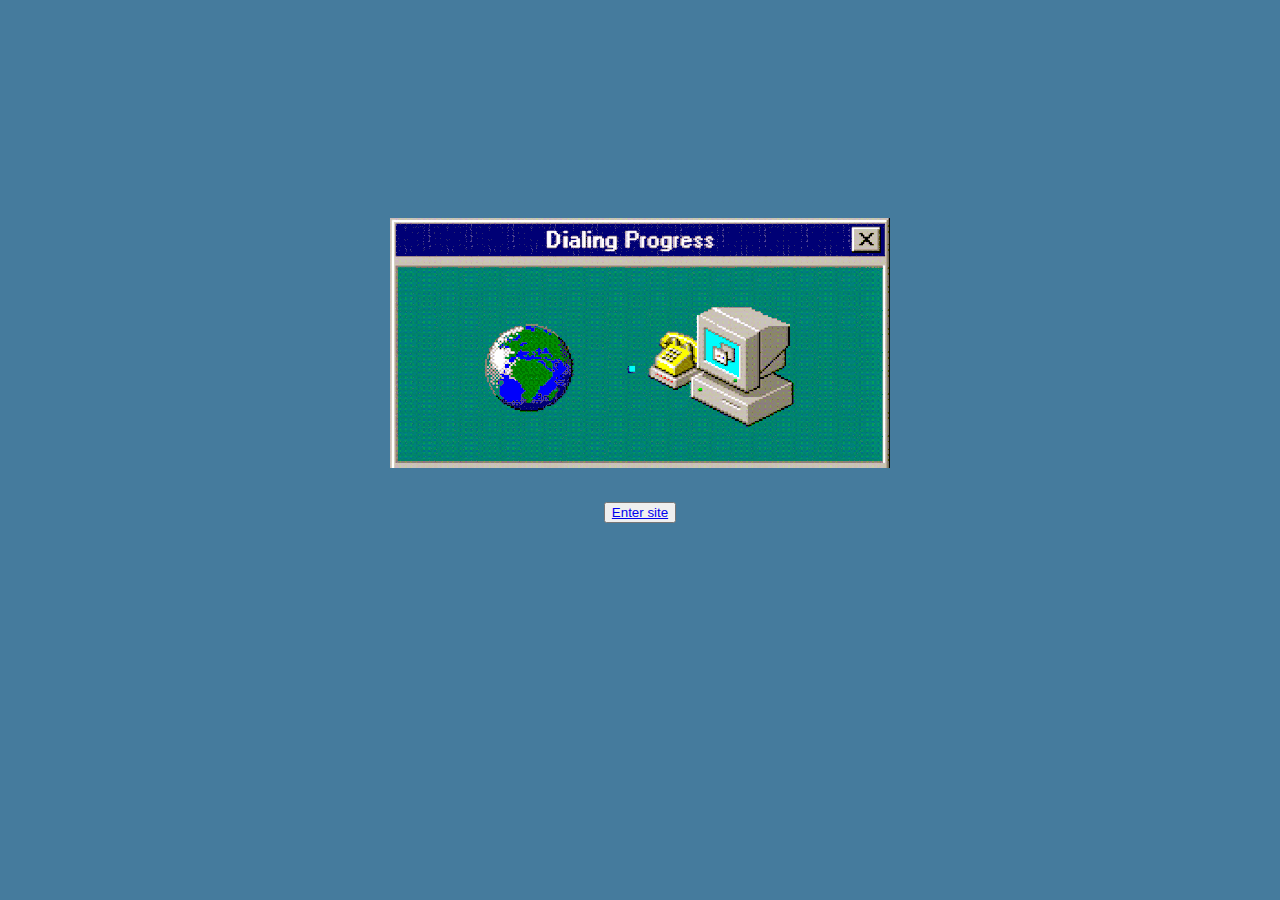
<file: index.html>
<!DOCTYPE html>
<html lang="en">
<head>
    <meta charset="UTF-8">
    <meta content="IE=edge">
    <meta name="viewport" content="width=device-width, initial-scale=1.0">
    <title>56K dreams</title>
    <link type='text/css' href='style2.css' rel="stylesheet" />

</head> 
<body>

    <audio autoplay>
        
        <source src="assets/Dial_up_modem_noises.ogg" type="audio/ogg">
        <source src="assets/dial-up-modem-01.wav" type="audio/wav">
        <source src="assets/dial-up-modem-01.mp3" type="audio/mp3">

    </audio>
    


    <div id="floater">   
    </div>

    <div id="modem">
    <img src="assets/dial-up.gif" alt="gif image of 56k dial up modem from the 90's">
    </div>

    <div id="enter">
        <button><a href="index2.html">Enter site</a></button>
    </div>
  

    
</body>


</html>
</file>
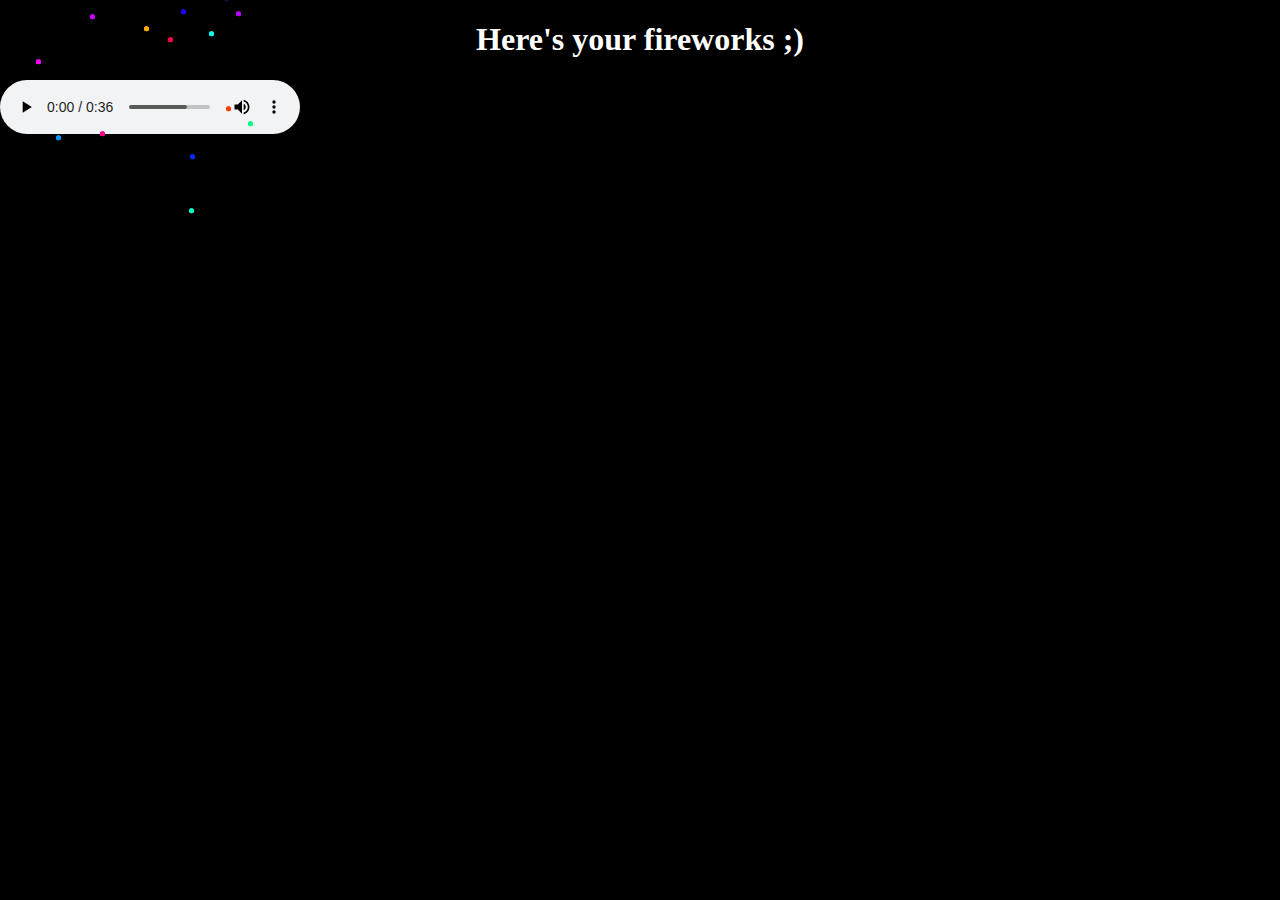
<file: fireworks.html>
<!DOCTYPE html>
<html lang="en">
<head>
    <meta charset="UTF-8">
    <meta http-equiv="X-UA-Compatible" content="IE=edge">
    <meta name="viewport" content="width=device-width, initial-scale=1.0">
    <title>Fireworks</title>
    <link type='text/css' href='styles.css' rel="stylesheet" />
</head>
<body>
    <h1>Here's your fireworks ;)</h1>
    <div id="audio"><audio controls autoplay><source src="assets/Multiple-FireWorks-Shower-And-Crackling-www.fesliyanstudios.com.mp3"></audio></div>
    <div class="pyro">
        <div class="before"></div>
        <div class="after"></div>
      </div>
</body>
</html>
</file>
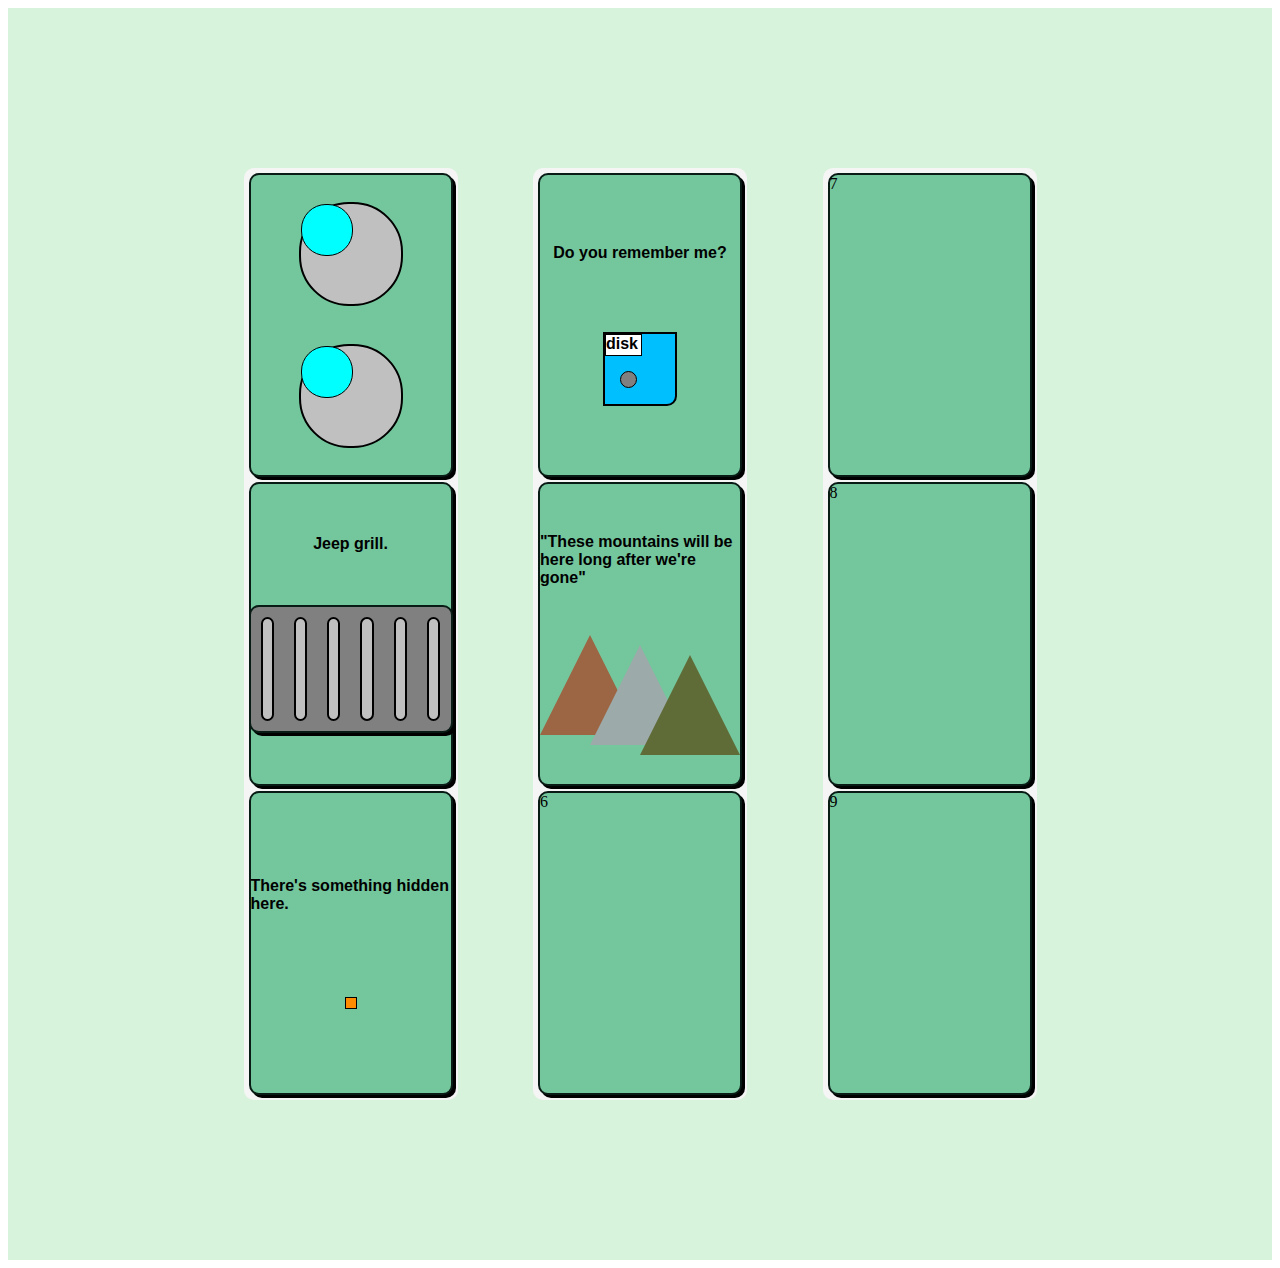
<file: flex.html>
<!DOCTYPE html>
<html lang="en">
<head>
    <meta charset="UTF-8">
    <meta http-equiv="X-UA-Compatible" content="IE=edge">
    <meta name="viewport" content="width=device-width, initial-scale=1.0">
    <title>Document</title>
    <link type='text/css' href='flex.css' rel="stylesheet" />
</head>



<body>

    
         <div class="flexbox-container">
            <div class="wrapper">
                <div class="flexbox-item flexbox-1">
                    <div class="shape">
                        <div class="inner-shape"></div>
                    </div>
                    <div class="shape">
                        <div class="inner-shape"></div>
                    </div>
                </div>
                
                
                <div class="flexbox-item flexbox-2">
                    Jeep grill.
                <div class="grill">
                    <div class="shape"></div>
                    <div class="shape"></div>
                    <div class="shape"></div>
                    <div class="shape"></div>
                    <div class="shape"></div>
                    <div class="shape"></div>
                   
                </div>
                </div>
                <div class="flexbox-item flexbox-3">
                    There's something hidden here.
                    
                    <div class="shape2"></div>
                </div>
            </div>

            <div class="wrapper">
                
                <div class="flexbox-item flexbox-4">
                    Do you remember me?
                    <div class="shape3">
                        <div class="shape4">disk</div>
                        <div class="smallcircle"></div>
                        
                    </div>
                    
                </div>
                
                <div class="flexbox-item flexbox-5">
                    "These mountains will be here long after we're gone"
                    <div class="shape5">
                        <div class="snowpeak">
                            <div class="snowpeak2"></div>
                        </div>
                    </div>
                    

                </div>
                <div class="flexbox-item flexbox-6">6</div>
            </div>

            <div class="wrapper">
                <div class="flexbox-item flexbox-7">7</div>
                <div class="flexbox-item flexbox-8">8</div>
                <div class="flexbox-item flexbox-9">9</div>
            </div>
        </div>    






</body>
</html>
</file>
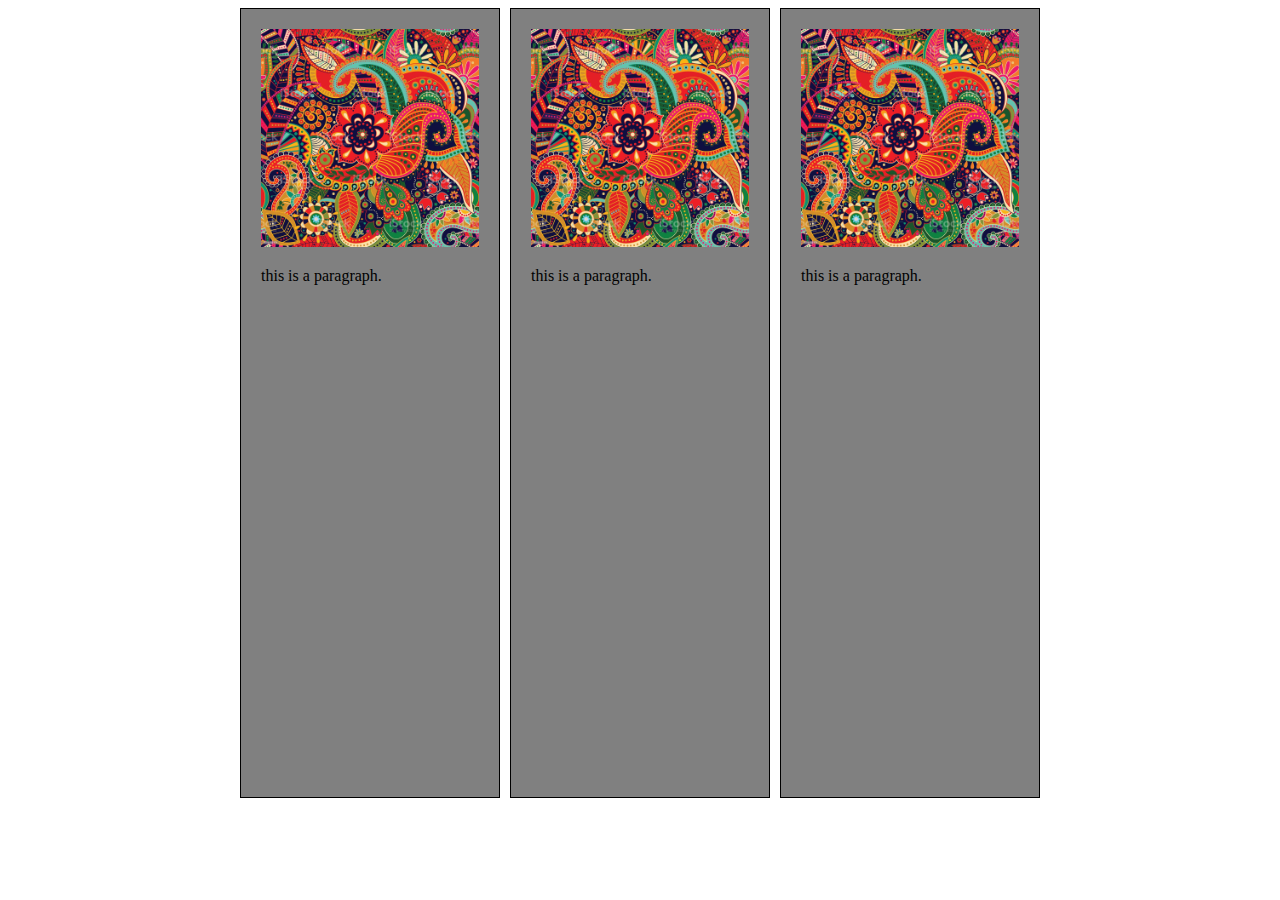
<file: grid.html>
<!DOCTYPE html>
<html lang="en">
<head>
    <meta charset="UTF-8">
    <meta http-equiv="X-UA-Compatible" content="IE=edge">
    <meta name="viewport" content="width=device-width, initial-scale=1.0">
    <title>Document</title>
    <link type='text/css' href='grid.css' rel="stylesheet" />
</head>
<body>

    <div class="container">
      <div class="box">
          <img src="assets/pattern1.jpg" alt="pattern"/>
          <p>this is a paragraph.</p>
      </div>
      <div class="box">
        <img src="assets/pattern1.jpg" alt="pattern"/>
        <p>this is a paragraph.</p>
    </div>
    <div class="box">
        <img src="assets/pattern1.jpg" alt="pattern"/>
        <p>this is a paragraph.</p>
    
    </div>



    
</body>
</html>
</file>
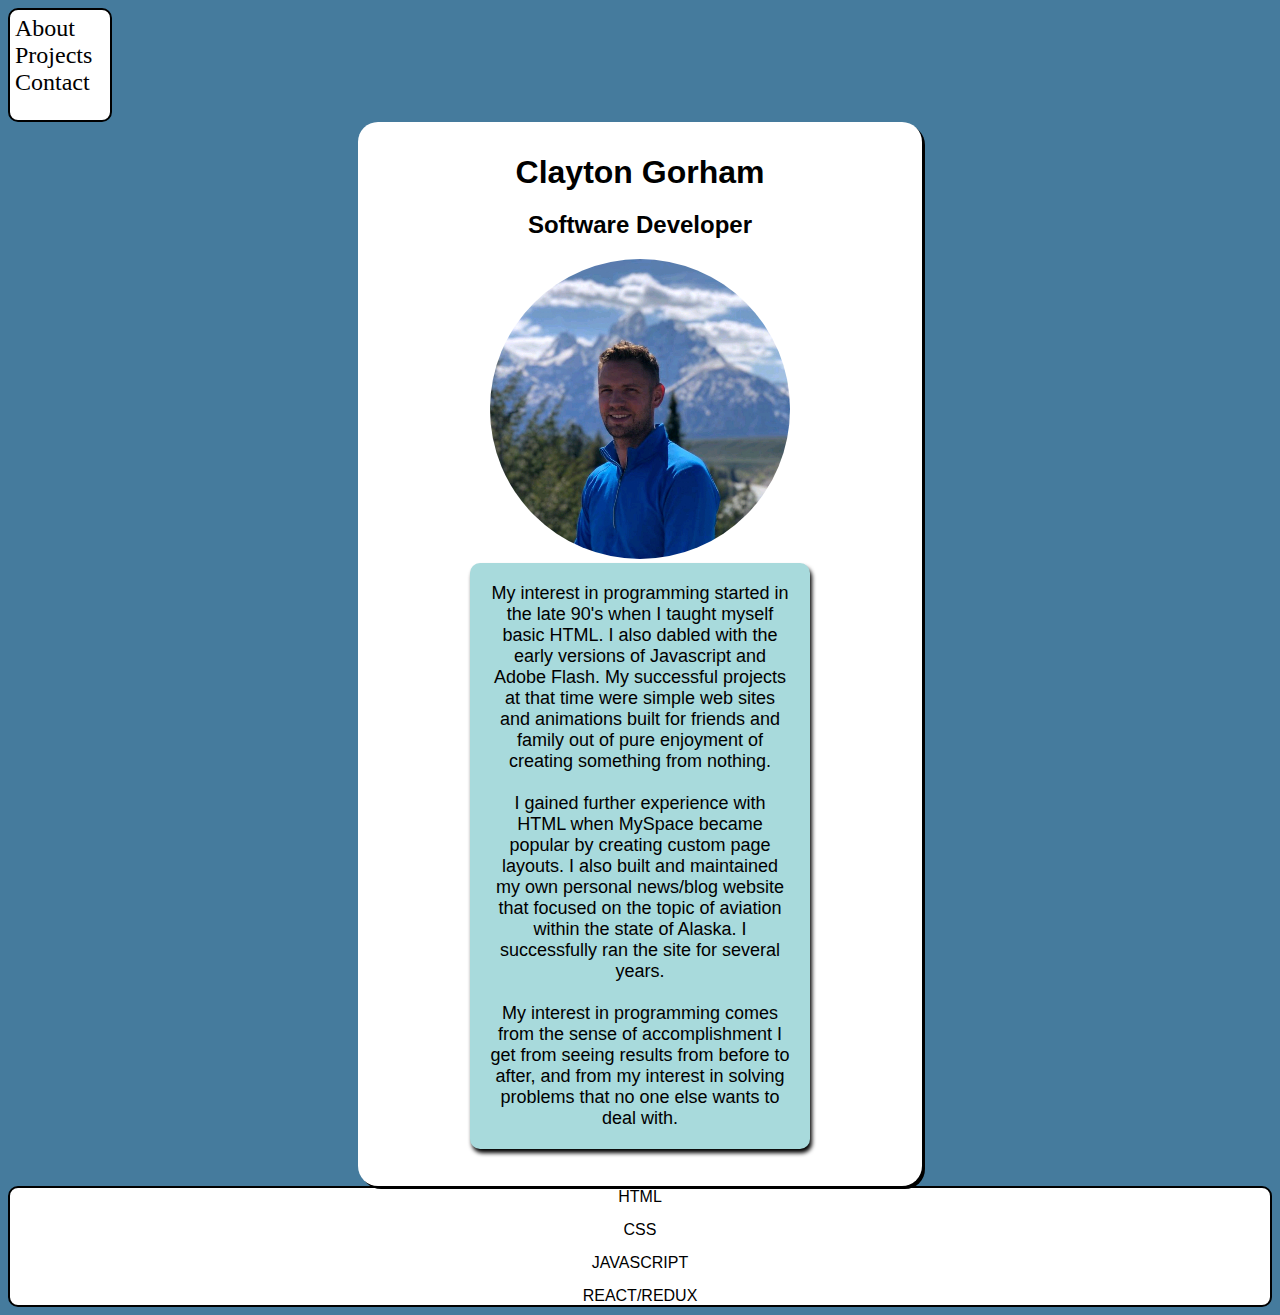
<file: index2.html>
<!DOCTYPE html>
<html lang="en">
<head>
    <meta charset="UTF-8">
    <meta http-equiv="X-UA-Compatible" content="IE=edge">
    <meta name="viewport" content="width=device-width, initial-scale=1.0">
    <title>Clayton Gorham</title>
    <link type='text/css' href='style.css' rel="stylesheet" />
    
</head>
<body>

    <nav class="sticky">
        <a href="About.html">About</a>
        <a href="Projects.html">Projects</a>
        <a href="contact.html">Contact</a>
        
        
    </nav>


<div id="container">
    

    
    
    <div class="fade-in-text"><h1>Clayton Gorham</h1></div> 
    
    <div class="fade-in-text"><h2>Software Developer</h2></div>
    
    <div class="fade-in-image"><img src="assets/self.jpg"></div>
    

    <span><div class="fade-in-span"><p>
        My interest in programming started in the late 90's when I taught myself basic HTML. I also dabled with the early versions of Javascript and Adobe Flash. My successful projects at that time were simple web sites and animations built for friends and family out of pure enjoyment of creating something from nothing.
        <br><br>I gained further experience with HTML when MySpace became popular by creating custom page layouts.
    I also built and maintained my own personal news/blog website that focused on the topic of aviation within the state of Alaska. I successfully ran the site for several years.
   <br><br> My interest in programming comes from the sense of accomplishment I get from seeing results from before to after, and from my interest in solving problems that no one else wants to deal with.
   </p></div></span>
    

  
</div>


<div class="grid">
    <div class="item-1">HTML</div>
    <div class="item-2">CSS</div>
    <div class="item-3">JAVASCRIPT</div>
    <div class="item-4">REACT/REDUX</div>
   
    
</div>


</body>
</html>
</file>
<file: style2.css>
body {
    text-align: center;
    font-family:Arial, Helvetica, sans-serif;
    background-color: #457b9d;
}

#floater {
    padding: 100px;
}

#modem {
    align-items: center;
    animation: fadeIn linear 8s;
    padding: 10px;
    
}


@keyframes fadeIn {
    0% {opacity:0;}
    100% {opacity:1;}
    
  }


  

  

  @keyframes enter{
    0% { opacity:0; }
    66% { opacity:0; }
    100% { opacity:1; }
}

@keyframes fadein{
    0% { opacity:0; }
    66% { opacity:0; }
    100% { opacity:1; }
}

  #enter {
      
      -webkit-animation: 5s ease 0s normal forwards 1 fadein;
      animation: 10s ease 0s normal forwards 1 fadein;
  }
  
  

  #enter {
    
    margin:auto;
    width: 500px;
    padding: 20px;
    transition: all 800ms ease-in-out;
  }

  #enter:hover {
    -ms-transform: rotate(360deg); /* IE 9 */
    -webkit-transform: rotate(360deg); /* Chrome, Safari, Opera */
    transform: rotate(360deg);
   
    
  }
</file>
<file: styles.css>
audio {
  align-content: center;
}

h1 {
    color: white;
    text-align: center;
}

body {
    margin: 0;
    padding: 0;
    background: #000;
    overflow: hidden; }
  
  .pyro > .before, .pyro > .after {
    position: absolute;
    width: 5px;
    height: 5px;
    border-radius: 50%;
    box-shadow: -120px -218.66667px blue, 248px -16.66667px #00ff84, 190px 16.33333px #002bff, -113px -308.66667px #ff009d, -109px -287.66667px #ffb300, -50px -313.66667px #ff006e, 226px -31.66667px #ff4000, 180px -351.66667px #ff00d0, -12px -338.66667px #00f6ff, 220px -388.66667px #99ff00, -69px -27.66667px #ff0400, -111px -339.66667px #6200ff, 155px -237.66667px #00ddff, -152px -380.66667px #00ffd0, -50px -37.66667px #00ffdd, -95px -175.66667px #a6ff00, -88px 10.33333px #0d00ff, 112px -309.66667px #005eff, 69px -415.66667px #ff00a6, 168px -100.66667px #ff004c, -244px 24.33333px #ff6600, 97px -325.66667px #ff0066, -211px -182.66667px #00ffa2, 236px -126.66667px #b700ff, 140px -196.66667px #9000ff, 125px -175.66667px #00bbff, 118px -381.66667px #ff002f, 144px -111.66667px #ffae00, 36px -78.66667px #f600ff, -63px -196.66667px #c800ff, -218px -227.66667px #d4ff00, -134px -377.66667px #ea00ff, -36px -412.66667px #ff00d4, 209px -106.66667px #00fff2, 91px -278.66667px #000dff, -22px -191.66667px #9dff00, 139px -392.66667px #a6ff00, 56px -2.66667px #0099ff, -156px -276.66667px #ea00ff, -163px -233.66667px #00fffb, -238px -346.66667px #00ff73, 62px -363.66667px #0088ff, 244px -170.66667px #0062ff, 224px -142.66667px #b300ff, 141px -208.66667px #9000ff, 211px -285.66667px #ff6600, 181px -128.66667px #1e00ff, 90px -123.66667px #c800ff, 189px 70.33333px #00ffc8, -18px -383.66667px #00ff33, 100px -6.66667px #ff008c;
    -moz-animation: 1s bang ease-out infinite backwards, 1s gravity ease-in infinite backwards, 5s position linear infinite backwards;
    -webkit-animation: 1s bang ease-out infinite backwards, 1s gravity ease-in infinite backwards, 5s position linear infinite backwards;
    -o-animation: 1s bang ease-out infinite backwards, 1s gravity ease-in infinite backwards, 5s position linear infinite backwards;
    -ms-animation: 1s bang ease-out infinite backwards, 1s gravity ease-in infinite backwards, 5s position linear infinite backwards;
    animation: 1s bang ease-out infinite backwards, 1s gravity ease-in infinite backwards, 5s position linear infinite backwards; }
  
  .pyro > .after {
    -moz-animation-delay: 1.25s, 1.25s, 1.25s;
    -webkit-animation-delay: 1.25s, 1.25s, 1.25s;
    -o-animation-delay: 1.25s, 1.25s, 1.25s;
    -ms-animation-delay: 1.25s, 1.25s, 1.25s;
    animation-delay: 1.25s, 1.25s, 1.25s;
    -moz-animation-duration: 1.25s, 1.25s, 6.25s;
    -webkit-animation-duration: 1.25s, 1.25s, 6.25s;
    -o-animation-duration: 1.25s, 1.25s, 6.25s;
    -ms-animation-duration: 1.25s, 1.25s, 6.25s;
    animation-duration: 1.25s, 1.25s, 6.25s; }
  
  @-webkit-keyframes bang {
    from {
      box-shadow: 0 0 white, 0 0 white, 0 0 white, 0 0 white, 0 0 white, 0 0 white, 0 0 white, 0 0 white, 0 0 white, 0 0 white, 0 0 white, 0 0 white, 0 0 white, 0 0 white, 0 0 white, 0 0 white, 0 0 white, 0 0 white, 0 0 white, 0 0 white, 0 0 white, 0 0 white, 0 0 white, 0 0 white, 0 0 white, 0 0 white, 0 0 white, 0 0 white, 0 0 white, 0 0 white, 0 0 white, 0 0 white, 0 0 white, 0 0 white, 0 0 white, 0 0 white, 0 0 white, 0 0 white, 0 0 white, 0 0 white, 0 0 white, 0 0 white, 0 0 white, 0 0 white, 0 0 white, 0 0 white, 0 0 white, 0 0 white, 0 0 white, 0 0 white, 0 0 white; } }
  @-moz-keyframes bang {
    from {
      box-shadow: 0 0 white, 0 0 white, 0 0 white, 0 0 white, 0 0 white, 0 0 white, 0 0 white, 0 0 white, 0 0 white, 0 0 white, 0 0 white, 0 0 white, 0 0 white, 0 0 white, 0 0 white, 0 0 white, 0 0 white, 0 0 white, 0 0 white, 0 0 white, 0 0 white, 0 0 white, 0 0 white, 0 0 white, 0 0 white, 0 0 white, 0 0 white, 0 0 white, 0 0 white, 0 0 white, 0 0 white, 0 0 white, 0 0 white, 0 0 white, 0 0 white, 0 0 white, 0 0 white, 0 0 white, 0 0 white, 0 0 white, 0 0 white, 0 0 white, 0 0 white, 0 0 white, 0 0 white, 0 0 white, 0 0 white, 0 0 white, 0 0 white, 0 0 white, 0 0 white; } }
  @-o-keyframes bang {
    from {
      box-shadow: 0 0 white, 0 0 white, 0 0 white, 0 0 white, 0 0 white, 0 0 white, 0 0 white, 0 0 white, 0 0 white, 0 0 white, 0 0 white, 0 0 white, 0 0 white, 0 0 white, 0 0 white, 0 0 white, 0 0 white, 0 0 white, 0 0 white, 0 0 white, 0 0 white, 0 0 white, 0 0 white, 0 0 white, 0 0 white, 0 0 white, 0 0 white, 0 0 white, 0 0 white, 0 0 white, 0 0 white, 0 0 white, 0 0 white, 0 0 white, 0 0 white, 0 0 white, 0 0 white, 0 0 white, 0 0 white, 0 0 white, 0 0 white, 0 0 white, 0 0 white, 0 0 white, 0 0 white, 0 0 white, 0 0 white, 0 0 white, 0 0 white, 0 0 white, 0 0 white; } }
  @-ms-keyframes bang {
    from {
      box-shadow: 0 0 white, 0 0 white, 0 0 white, 0 0 white, 0 0 white, 0 0 white, 0 0 white, 0 0 white, 0 0 white, 0 0 white, 0 0 white, 0 0 white, 0 0 white, 0 0 white, 0 0 white, 0 0 white, 0 0 white, 0 0 white, 0 0 white, 0 0 white, 0 0 white, 0 0 white, 0 0 white, 0 0 white, 0 0 white, 0 0 white, 0 0 white, 0 0 white, 0 0 white, 0 0 white, 0 0 white, 0 0 white, 0 0 white, 0 0 white, 0 0 white, 0 0 white, 0 0 white, 0 0 white, 0 0 white, 0 0 white, 0 0 white, 0 0 white, 0 0 white, 0 0 white, 0 0 white, 0 0 white, 0 0 white, 0 0 white, 0 0 white, 0 0 white, 0 0 white; } }
  @keyframes bang {
    from {
      box-shadow: 0 0 white, 0 0 white, 0 0 white, 0 0 white, 0 0 white, 0 0 white, 0 0 white, 0 0 white, 0 0 white, 0 0 white, 0 0 white, 0 0 white, 0 0 white, 0 0 white, 0 0 white, 0 0 white, 0 0 white, 0 0 white, 0 0 white, 0 0 white, 0 0 white, 0 0 white, 0 0 white, 0 0 white, 0 0 white, 0 0 white, 0 0 white, 0 0 white, 0 0 white, 0 0 white, 0 0 white, 0 0 white, 0 0 white, 0 0 white, 0 0 white, 0 0 white, 0 0 white, 0 0 white, 0 0 white, 0 0 white, 0 0 white, 0 0 white, 0 0 white, 0 0 white, 0 0 white, 0 0 white, 0 0 white, 0 0 white, 0 0 white, 0 0 white, 0 0 white; } }
  @-webkit-keyframes gravity {
    to {
      transform: translateY(200px);
      -moz-transform: translateY(200px);
      -webkit-transform: translateY(200px);
      -o-transform: translateY(200px);
      -ms-transform: translateY(200px);
      opacity: 0; } }
  @-moz-keyframes gravity {
    to {
      transform: translateY(200px);
      -moz-transform: translateY(200px);
      -webkit-transform: translateY(200px);
      -o-transform: translateY(200px);
      -ms-transform: translateY(200px);
      opacity: 0; } }
  @-o-keyframes gravity {
    to {
      transform: translateY(200px);
      -moz-transform: translateY(200px);
      -webkit-transform: translateY(200px);
      -o-transform: translateY(200px);
      -ms-transform: translateY(200px);
      opacity: 0; } }
  @-ms-keyframes gravity {
    to {
      transform: translateY(200px);
      -moz-transform: translateY(200px);
      -webkit-transform: translateY(200px);
      -o-transform: translateY(200px);
      -ms-transform: translateY(200px);
      opacity: 0; } }
  @keyframes gravity {
    to {
      transform: translateY(200px);
      -moz-transform: translateY(200px);
      -webkit-transform: translateY(200px);
      -o-transform: translateY(200px);
      -ms-transform: translateY(200px);
      opacity: 0; } }
  @-webkit-keyframes position {
    0%, 19.9% {
      margin-top: 10%;
      margin-left: 40%; }
  
    20%, 39.9% {
      margin-top: 40%;
      margin-left: 30%; }
  
    40%, 59.9% {
      margin-top: 20%;
      margin-left: 70%; }
  
    60%, 79.9% {
      margin-top: 30%;
      margin-left: 20%; }
  
    80%, 99.9% {
      margin-top: 30%;
      margin-left: 80%; } }
  @-moz-keyframes position {
    0%, 19.9% {
      margin-top: 10%;
      margin-left: 40%; }
  
    20%, 39.9% {
      margin-top: 40%;
      margin-left: 30%; }
  
    40%, 59.9% {
      margin-top: 20%;
      margin-left: 70%; }
  
    60%, 79.9% {
      margin-top: 30%;
      margin-left: 20%; }
  
    80%, 99.9% {
      margin-top: 30%;
      margin-left: 80%; } }
  @-o-keyframes position {
    0%, 19.9% {
      margin-top: 10%;
      margin-left: 40%; }
  
    20%, 39.9% {
      margin-top: 40%;
      margin-left: 30%; }
  
    40%, 59.9% {
      margin-top: 20%;
      margin-left: 70%; }
  
    60%, 79.9% {
      margin-top: 30%;
      margin-left: 20%; }
  
    80%, 99.9% {
      margin-top: 30%;
      margin-left: 80%; } }
  @-ms-keyframes position {
    0%, 19.9% {
      margin-top: 10%;
      margin-left: 40%; }
  
    20%, 39.9% {
      margin-top: 40%;
      margin-left: 30%; }
  
    40%, 59.9% {
      margin-top: 20%;
      margin-left: 70%; }
  
    60%, 79.9% {
      margin-top: 30%;
      margin-left: 20%; }
  
    80%, 99.9% {
      margin-top: 30%;
      margin-left: 80%; } }
  @keyframes position {
    0%, 19.9% {
      margin-top: 10%;
      margin-left: 40%; }
  
    20%, 39.9% {
      margin-top: 40%;
      margin-left: 30%; }
  
    40%, 59.9% {
      margin-top: 20%;
      margin-left: 70%; }
  
    60%, 79.9% {
      margin-top: 30%;
      margin-left: 20%; }
  
    80%, 99.9% {
      margin-top: 30%;
      margin-left: 80%; } }
</file>
<file: flex.css>
.flexbox-container{
    padding: 10em 10em 10em 10em;
    display: flex;
    flex-wrap: wrap;
    flex-direction: grid;
    background-color: #d8f3dc;
    justify-content:space-evenly;
    
}

.flexbox-item {
    width: 200px;
    margin: 5px;
    border: 2px solid #081c15;
    box-shadow: 3px 3px black;
    border-radius: 10px;
    background-color: #74c69d;
    display: flex;
    flex-direction: grid;
    
}

.wrapper {
    background-color: whitesmoke;
    
    border-radius: 10px;
}

.shape {
    background-color: silver;
    margin: 10px;
    width: 100px;
    height: 100px;;
    border-radius: 50px;
    border: solid 2px black;
    
    
    
    
}

.shape2{
    background-color: darkorange;
    width: 10px;
    height: 10px;
    border: solid 1px black;
    
}

.shape3 {
    width: 70px;
    height: 70px;
    background-color:deepskyblue;
    border: solid 2px black;
    border-end-end-radius: 10px;
    
}

.shape4{
    width: 35px;
    height: 20px;
    background-color: white;
    border: solid 1px black;
    
    
}

.shape5 {
     
    width: 0;
    height: 0px;
    border-left: 50px solid transparent;
    border-right: 50px solid transparent;
    border-bottom: 100px solid #9c6644;
      
}

.shape5:hover {
    transform: scale(1.2);
}

.snowpeak:hover {
    transform: scale(1.4);
}

.snowpeak {
     
        width: 0;
        height: 10px;
        border-left: 50px solid transparent;
        border-right: 50px solid transparent;
        border-bottom: 100px solid #9caaa9;
        
      
}

.snowpeak2 {
     
    width: 0;
    height: 20px;
    border-left: 50px solid transparent;
    border-right: 50px solid transparent;
    border-bottom: 100px solid #606c38;
  
}

.snowpeak2:hover {
    transform: scale(1.5);
}


.smallcircle {
    width: 15px;
    height: 15px;
    background-color: grey;
    border-radius: 50px;
    border: solid 1px black;
    margin: 15px;
}

.shape:hover {
    transform: scale(1.4);
    
    animation: colorchange 5s;
    
}

.shape2:hover {
    transform: scale(1.9);
}

.shape3:hover {
    transform: scale(1.5);
    animation: spin 5s;
}




.inner-shape {
    background-color:cyan;
    width: 50px;
    height: 50px;
    border-radius: 25px;
    border: solid 1px black;
    
    
}


.flexbox-1 {
    min-height: 300px;
    justify-content: space-evenly;
    flex-direction: column;
    align-items: center;
    
}

.flexbox-1:hover {
    transform:scale(1.5) 
}

.flexbox-2 {
    min-height: 300px;
    justify-content: space-evenly;
    align-items: center;
    flex-direction: column;
    font-family: arial;
    font-weight: bold;
}

.grill {
    width: 200px;
    margin: 0px;
    border: 2px solid #081c15;
    box-shadow: 3px 3px black;
    border-radius: 10px;
    background-color: grey;
    display: flex;
    flex-direction: grid;
    
}
.grill:hover {
    transform: scale(1.5);
}

.flexbox-2:hover {
    transform:scale(1.5) 
}

.flexbox-3 {
    min-height: 300px;
    justify-content: space-evenly;
    flex-direction: column;
    align-items: center;
    font-family: arial;
    font-weight: bold;
}

.flexbox-4 {
    justify-content: space-evenly;
    align-items: center;
    flex-direction: column;
    font-family: arial;
    font-weight: bold;
    
}

.flexbox-5 {
    justify-content: space-evenly;
    align-items: left;
    flex-direction: column;
    font-family: arial;
    font-weight: bold;
    font-size: medium;
    
}

.flexbox-3:hover {
    transform:scale(1.5) 
}

.flexbox-4 {
    min-height: 300px;
}

.flexbox-4:hover {
    transform:scale(1.5) 
}

.flexbox-5 {
    min-height: 300px;
}

.flexbox-5:hover {
    transform:scale(1.5) 
}

.flexbox-6 {
    min-height: 300px;
}

.flexbox-6:hover {
    transform:scale(1.5) 
}

.flexbox-7 {
    min-height: 300px;
}

.flexbox-7:hover {
    transform:scale(1.5) 
}

.flexbox-8 {
    min-height: 300px;
}

.flexbox-8:hover {
    transform:scale(1.5) 
}

.flexbox-9 {
    min-height: 300px;
}

.flexbox-9:hover {
    transform:scale(1.5) 
}



@keyframes spin {
    from {
        transform:rotate(0deg);
    }
    to {
        transform:rotate(5000deg);
    }
}

@keyframes colorchange {
    from {background-color: greenyellow;}
    to {background-color:turquoise;}
    from {
        transform:rotate(0deg);
    }
    to {
        transform:rotate(5000deg);
    }

  }
</file>
<file: grid.css>
.container {
    display: flex;
    width: 800px;
    height: 800px;
    margin: 0px auto;
    columns: 4;
    column-gap: 10px;
}

.box {
    width: 235px;
    padding: 20px;
    background-color: gray;
    border: 1px solid black;
    margin-bottom: 10px;
    break-inside: avoid;
}

.box img {
    width: 100%;
    object-fit: contain;
}
</file>
<file: style.css>
.sticky {
  
  position: sticky;
  top: 0;
  z-index: 1;
  border: solid 2px black;
  border-radius: 10px;
  width: 90px;
  height: 100px;
  font-family: Cambria, Cochin, Georgia, Times, 'Times New Roman', serif;
  font-size: x-large;
  padding: 5px;
  background-color: white;
  
}


a:link {
  color: black;
  text-decoration: none;
}
.sticky a {
  float: left;
}
 
 

body {
    
    text-align: center;
    font-family:Arial, Helvetica, sans-serif;
    background-color: #457b9d;
}

h1 {
    
    border-radius: 5px;
    width: 50%;
    margin: auto;
    
}

img {
  border-radius: 150px;
}

.grid  {
  
  column-gap: 10px;
  row-gap: 15px;
  border: solid 2px black;
  display: grid;
  justify-items: center;
  border-radius: 10px;
  background-color: white;
  
}






p {
    min-width: 300px;
    font-family:Arial, Helvetica, sans-serif;
    box-shadow: 2px 4px 4px;
    background-color: #a8dadc;
    border-radius: 10px;
    padding: 20px;
    animation: p 6s;
    font-size: large;
    font-weight: 400;
    margin: auto;
    width: 60%;
    border-style:unset;
    
}



ul {
    list-style: none;
    
   
}

li {
    display: inline;
    padding: 10px;
    margin: auto;
}

a:hover {
    color: #00b4d8;
}



@keyframes p{
    from {left: 0px; background: #1d3557; transform: scaleX(0)}
    to {left: 0px; background: #a8dadc; transform: scaleX(1)}
    }


    .fade-in-text {
        
        
        font-family: Arial, Helvetica, sans-serif;
        color: black;
        animation: fadeIn linear 3s;
        -webkit-animation: fadeIn linear 3s;
        -moz-animation: fadeIn linear 3s;
        -o-animation: fadeIn linear 3s;
        -ms-animation: fadeIn linear 3s;
      }

      .fade-in-image {
        
        font-family: Arial, Helvetica, sans-serif;
        color: black;
        animation: fadeIn linear 4s;
        -webkit-animation: fadeIn linear 4s;
        -moz-animation: fadeIn linear 4s;
        -o-animation: fadeIn linear 4s;
        -ms-animation: fadeIn linear 4s;
      }

      .fade-in-span {
        
        color: black;
       
        animation: fadeIn linear 5s;
        -webkit-animation: fadeIn linear 5s;
        -moz-animation: fadeIn linear 5s;
        -o-animation: fadeIn linear 5s;
        -ms-animation: fadeIn linear 5s;
      }
      
      @keyframes fadeIn {
        0% {opacity:0;}
        100% {opacity:1;}
        
      }
      
      @-moz-keyframes fadeIn {
        0% {opacity:0;}
        100% {opacity:1;}
      }
      
      @-webkit-keyframes fadeIn {
        0% {opacity:0;}
        100% {opacity:1;}
      }
      
      @-o-keyframes fadeIn {
        0% {opacity:0;}
        100% {opacity:1;}
      }
      
      @-ms-keyframes fadeIn {
        0% {opacity:0;}
        100% {opacity:1;}
      } 

      #container {
        display: inline-block;
        justify-content: space-evenly;
        margin: auto;
        width: 500px;
        height: 1000px;
        padding: 2em 2em 2em 2em;
        border-radius: 20px;
        background-color: white;
        box-shadow: 3px 3px black;
        animation: fadeIn 5s;
        
    }

    

    img:hover {
      
      animation: fadeIn 2s;
      
    }

    span:hover {
      transform: scale(1.1);
    }

    #pattern {
      
      display: inline-flex;
      margin: auto;
        width: 500px;
        height: 1000px;
        padding: 1em 0em 0em 0em;
        border-radius: 20px;
        background-color: white;
        box-shadow: 3px 3px black;
        animation: fadeIn 5s;
    }
</file>
